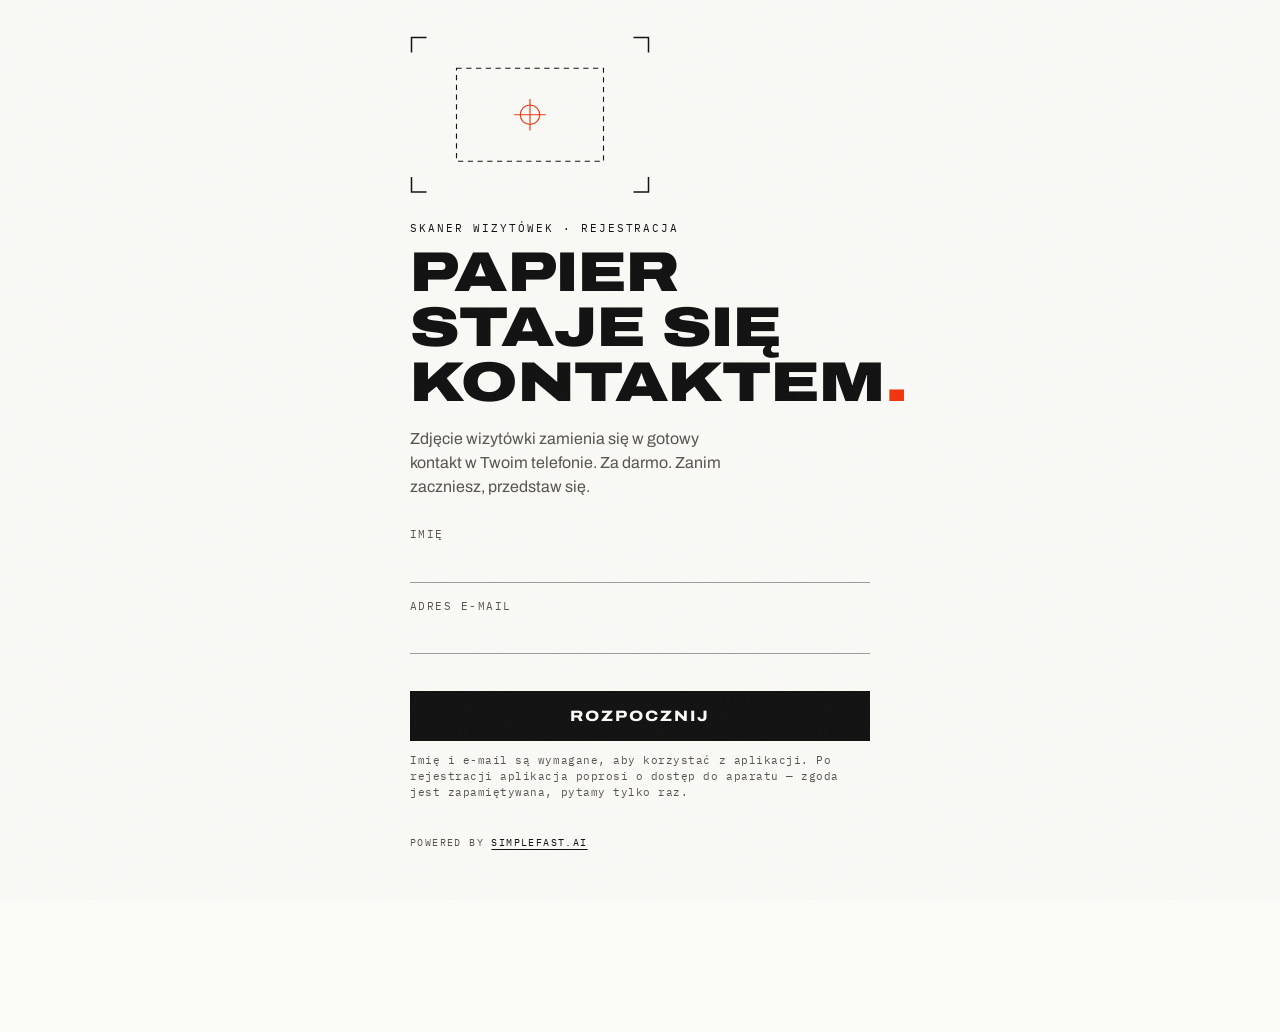
<file: index.html>
<!doctype html>
<html lang="pl">
<head>
<meta charset="utf-8">
<meta name="viewport" content="width=device-width, initial-scale=1, viewport-fit=cover">
<meta name="color-scheme" content="light">
<meta name="theme-color" content="#FAFAF7">
<title>Skaner Wizytówek</title>
<link rel="manifest" href="manifest.webmanifest">
<link rel="icon" href="logo.svg" type="image/svg+xml">
<link rel="icon" href="icons/icon-192.png" type="image/png">
<link rel="apple-touch-icon" href="icons/apple-touch-icon.png">
<link rel="preload" href="fonts/archivo-100_900-latin.woff2" as="font" type="font/woff2" crossorigin>
<link rel="preload" href="fonts/ibmplexmono-400-latin.woff2" as="font" type="font/woff2" crossorigin>
<link rel="stylesheet" href="fonts.css">
<link rel="stylesheet" href="style.css">
</head>
<body>

<!-- ================= BRAMKA: REJESTRACJA UŻYTKOWNIKA ================= -->
<section id="viewGate" class="gate hidden" aria-label="Rejestracja">
  <div class="gate-inner">
    <svg class="viewfinder pulse" viewBox="0 0 320 210" aria-hidden="true">
      <path d="M2 22 V2 H22 M298 2 H318 V22 M318 188 V208 H298 M22 208 H2 V188" fill="none" stroke="#101010" stroke-width="2"/>
      <rect x="62" y="43" width="196" height="124" fill="none" stroke="#101010" stroke-width="1.5" stroke-dasharray="7 6"/>
      <circle cx="160" cy="105" r="13" fill="none" stroke="#F2330D" stroke-width="1.5"/>
      <path d="M160 84 V126 M139 105 H181" stroke="#F2330D" stroke-width="1.5"/>
    </svg>

    <p class="kicker">Skaner wizytówek · rejestracja</p>
    <h1 class="gate-title">Papier<br>staje się<br>kontaktem<span class="dot">.</span></h1>
    <p class="gate-sub">Zdjęcie wizytówki zamienia się w gotowy kontakt w Twoim telefonie. Za darmo. Zanim zaczniesz, przedstaw się.</p>

    <form id="gateForm" novalidate>
      <label>Imię
        <input name="imie" autocomplete="given-name" required>
      </label>
      <label>Adres e-mail
        <input name="email" type="email" autocomplete="email" inputmode="email" required>
      </label>
      <p id="gateError" class="field-error" role="alert"></p>
      <button type="submit" class="btn-bar">Rozpocznij</button>
      <p class="footnote">Imię i e-mail są wymagane, aby korzystać z aplikacji. Po rejestracji aplikacja
      poprosi o dostęp do aparatu — zgoda jest zapamiętywana, pytamy tylko raz.</p>
    </form>

    <p class="powered">Powered by <a href="https://simplefast.ai" target="_blank" rel="noopener">SimpleFast.AI</a></p>
  </div>
</section>

<!-- ================= APLIKACJA ================= -->
<div id="viewApp" class="hidden">

  <header class="masthead">
    <div class="mast-row">
      <h1 class="mast-title">Kontakty</h1>
      <button id="btnSettings" class="btn-icon" title="Ustawienia" aria-label="Ustawienia">
        <svg viewBox="0 0 24 24" fill="none" stroke="currentColor" stroke-width="1.7" aria-hidden="true">
          <path d="M4 7h10M18 7h2M4 12h4M12 12h8M4 17h13M20 17h0"/>
          <circle cx="16" cy="7" r="2"/><circle cx="10" cy="12" r="2"/><circle cx="18.5" cy="17" r="2"/>
        </svg>
      </button>
    </div>
    <p class="mast-metrics"><span id="contactCount">N° 000</span> pozycji · <span id="userLabel"></span></p>
    <div class="rule-double" aria-hidden="true"></div>
    <button id="btnInstallBanner" class="btn-text install-banner hidden">Zainstaluj aplikację na telefonie ↓</button>
  </header>

  <main>
    <section id="viewList" aria-label="Lista kontaktów">
      <div class="search-row">
        <svg viewBox="0 0 24 24" fill="none" stroke="currentColor" stroke-width="1.7" aria-hidden="true">
          <circle cx="11" cy="11" r="7"/><path d="M21 21l-4.5-4.5"/>
        </svg>
        <input id="search" type="search" placeholder="Szukaj: nazwisko, firma, notatka, telefon" autocomplete="off">
      </div>

      <div class="export-row">
        <button id="btnExportCsv" class="btn-text">Eksport CSV ↓</button>
        <span class="sep" aria-hidden="true">/</span>
        <button id="btnExportVcfAll" class="btn-text">Wszystkie .vcf ↓</button>
      </div>

      <div id="emptyState" class="empty hidden">
        <svg class="viewfinder pulse" viewBox="0 0 320 210" aria-hidden="true">
          <path d="M2 22 V2 H22 M298 2 H318 V22 M318 188 V208 H298 M22 208 H2 V188" fill="none" stroke="#101010" stroke-width="2"/>
          <rect x="62" y="43" width="196" height="124" fill="none" stroke="#101010" stroke-width="1.5" stroke-dasharray="7 6"/>
          <circle cx="160" cy="105" r="13" fill="none" stroke="#F2330D" stroke-width="1.5"/>
          <path d="M160 84 V126 M139 105 H181" stroke="#F2330D" stroke-width="1.5"/>
        </svg>
        <h2 class="empty-title">Kartoteka jest pusta</h2>
        <p class="empty-sub">Wyceluj w pierwszą wizytówkę, a dane wpiszą się same.</p>
        <p class="empty-cue">↓ Skanuj wizytówkę</p>
      </div>

      <ol id="contactList" class="rows"></ol>

      <p class="powered">Powered by <a href="https://simplefast.ai" target="_blank" rel="noopener">SimpleFast.AI</a></p>
    </section>
  </main>

  <!-- BELKA SKANUJ -->
  <button id="scanBar" class="scanbar" type="button">
    <span class="scanline" aria-hidden="true"></span>
    <svg viewBox="0 0 24 24" fill="none" stroke="currentColor" stroke-width="1.7" aria-hidden="true">
      <path d="M4 8V6a2 2 0 0 1 2-2h2M16 4h2a2 2 0 0 1 2 2v2M20 16v2a2 2 0 0 1-2 2h-2M8 20H6a2 2 0 0 1-2-2v-2"/>
      <circle cx="12" cy="12" r="3.5"/>
    </svg>
    <span id="scanLabel">Skanuj wizytówkę</span>
  </button>
  <input id="fileInput" type="file" accept="image/*" capture="environment" hidden>

</div>

<!-- MODAL: SKANER (aparat na żywo) -->
<div id="modalScanner" class="modal scanner hidden" role="dialog" aria-modal="true">
  <div class="scanner-stage">
    <video id="camVideo" autoplay playsinline muted></video>
    <div class="scan-guide" aria-hidden="true"></div>
    <div class="scanner-top">
      <p class="scanner-hint">Ustaw wizytówkę w ramce</p>
      <button id="btnScanClose" class="btn-icon light" aria-label="Zamknij">
        <svg viewBox="0 0 24 24" fill="none" stroke="currentColor" stroke-width="1.7"><path d="M6 6l12 12M18 6L6 18"/></svg>
      </button>
    </div>
    <div class="scanner-controls">
      <button id="btnGallery" class="btn-text light">Z galerii</button>
      <button id="btnShutter" aria-label="Zrób zdjęcie"></button>
      <span class="scanner-spacer" aria-hidden="true"></span>
    </div>
  </div>
</div>

<!-- MODAL: przetwarzanie -->
<div id="modalBusy" class="modal hidden" role="dialog" aria-modal="true">
  <div class="sheet sheet-busy">
    <div class="busy-strip" aria-hidden="true"></div>
    <p id="busyText" class="busy-label">Odczyt danych…</p>
  </div>
</div>

<!-- MODAL: korekta / edycja -->
<div id="modalEdit" class="modal hidden" role="dialog" aria-modal="true">
  <div class="sheet">
    <div class="sheet-head">
      <div>
        <h2 id="editTitle" class="sheet-title">Korekta</h2>
        <p class="sheet-sub">Sprawdź dane przed zapisem</p>
      </div>
      <button class="btn-icon" data-close="modalEdit" aria-label="Zamknij">
        <svg viewBox="0 0 24 24" fill="none" stroke="currentColor" stroke-width="1.7"><path d="M6 6l12 12M18 6L6 18"/></svg>
      </button>
    </div>
    <img id="editPhoto" class="edit-photo hidden" alt="Zdjęcie wizytówki">
    <form id="editForm" autocomplete="off">
      <fieldset>
        <legend>01 · Osoba</legend>
        <div class="grid2">
          <label>Imię <input name="imie"></label>
          <label>Nazwisko <input name="nazwisko"></label>
        </div>
        <label>Stanowisko <input name="stanowisko"></label>
      </fieldset>
      <fieldset>
        <legend>02 · Firma</legend>
        <label>Nazwa firmy <input name="firma"></label>
        <label>NIP <input name="nip" inputmode="numeric"></label>
      </fieldset>
      <fieldset>
        <legend>03 · Kontakt</legend>
        <label>Telefony (każdy w nowej linii) <textarea name="telefony" rows="2"></textarea></label>
        <label>E-maile (każdy w nowej linii) <textarea name="emaile" rows="2"></textarea></label>
        <label>Strony WWW <textarea name="www" rows="1"></textarea></label>
        <label>Ulica i numer <input name="ulica"></label>
        <div class="grid2">
          <label>Kod pocztowy <input name="kod_pocztowy"></label>
          <label>Miasto <input name="miasto"></label>
        </div>
        <label>Kraj <input name="kraj"></label>
      </fieldset>
      <fieldset>
        <legend>04 · Notatki</legend>
        <label>Notatki <textarea name="notatki" rows="2"></textarea></label>
      </fieldset>
      <div class="sheet-actions">
        <button type="button" class="btn-text" data-close="modalEdit">Anuluj</button>
        <button type="submit" class="btn-bar">Zapisz kontakt</button>
      </div>
    </form>
  </div>
</div>

<!-- MODAL: ustawienia -->
<div id="modalSettings" class="modal hidden" role="dialog" aria-modal="true">
  <div class="sheet">
    <div class="sheet-head">
      <div>
        <h2 class="sheet-title">Ustawienia</h2>
        <p class="sheet-sub">Konto i aplikacja</p>
      </div>
      <button class="btn-icon" data-close="modalSettings" aria-label="Zamknij">
        <svg viewBox="0 0 24 24" fill="none" stroke="currentColor" stroke-width="1.7"><path d="M6 6l12 12M18 6L6 18"/></svg>
      </button>
    </div>
    <fieldset>
      <legend>Użytkownik</legend>
      <p class="user-line"><span id="settingsUser"></span>
        <button type="button" id="btnLogout" class="btn-text danger">Wyloguj</button>
      </p>
    </fieldset>
    <fieldset>
      <legend>Aplikacja</legend>
      <button type="button" id="btnInstall" class="btn-bar">Zainstaluj na telefonie</button>
      <p class="footnote">Aplikacja zainstaluje się z ikoną na ekranie głównym i będzie działać jak zwykła apka.</p>
      <button type="button" id="btnTestConn" class="btn-text">Testuj połączenie z serwerem</button>
      <p id="connStatus" class="footnote"></p>
    </fieldset>
    <p class="powered">Powered by <a href="https://simplefast.ai" target="_blank" rel="noopener">SimpleFast.AI</a></p>
  </div>
</div>

<!-- MODAL: instrukcja instalacji (iPhone / gdy brak automatycznej) -->
<div id="modalInstall" class="modal hidden" role="dialog" aria-modal="true">
  <div class="sheet">
    <div class="sheet-head">
      <div>
        <h2 class="sheet-title">Instalacja</h2>
        <p class="sheet-sub">Dodaj aplikację do ekranu głównego</p>
      </div>
      <button class="btn-icon" data-close="modalInstall" aria-label="Zamknij">
        <svg viewBox="0 0 24 24" fill="none" stroke="currentColor" stroke-width="1.7"><path d="M6 6l12 12M18 6L6 18"/></svg>
      </button>
    </div>
    <ol class="install-steps" id="installStepsIos">
      <li>Na dole Safari kliknij przycisk <strong>Udostępnij</strong> (kwadrat ze strzałką w górę).</li>
      <li>Przewiń listę i wybierz <strong>„Do ekranu początkowego"</strong>.</li>
      <li>Potwierdź przyciskiem <strong>Dodaj</strong> — ikona pojawi się na ekranie głównym.</li>
    </ol>
    <ol class="install-steps hidden" id="installStepsAndroid">
      <li>Kliknij <strong>menu ⋮</strong> w prawym górnym rogu przeglądarki.</li>
      <li>Wybierz <strong>„Dodaj do ekranu głównego"</strong> / <strong>„Zainstaluj aplikację"</strong>.</li>
      <li>Potwierdź — ikona pojawi się na ekranie głównym.</li>
    </ol>
  </div>
</div>

<div id="toast" class="toast hidden"></div>

<script src="app.js"></script>
</body>
</html>
</file>
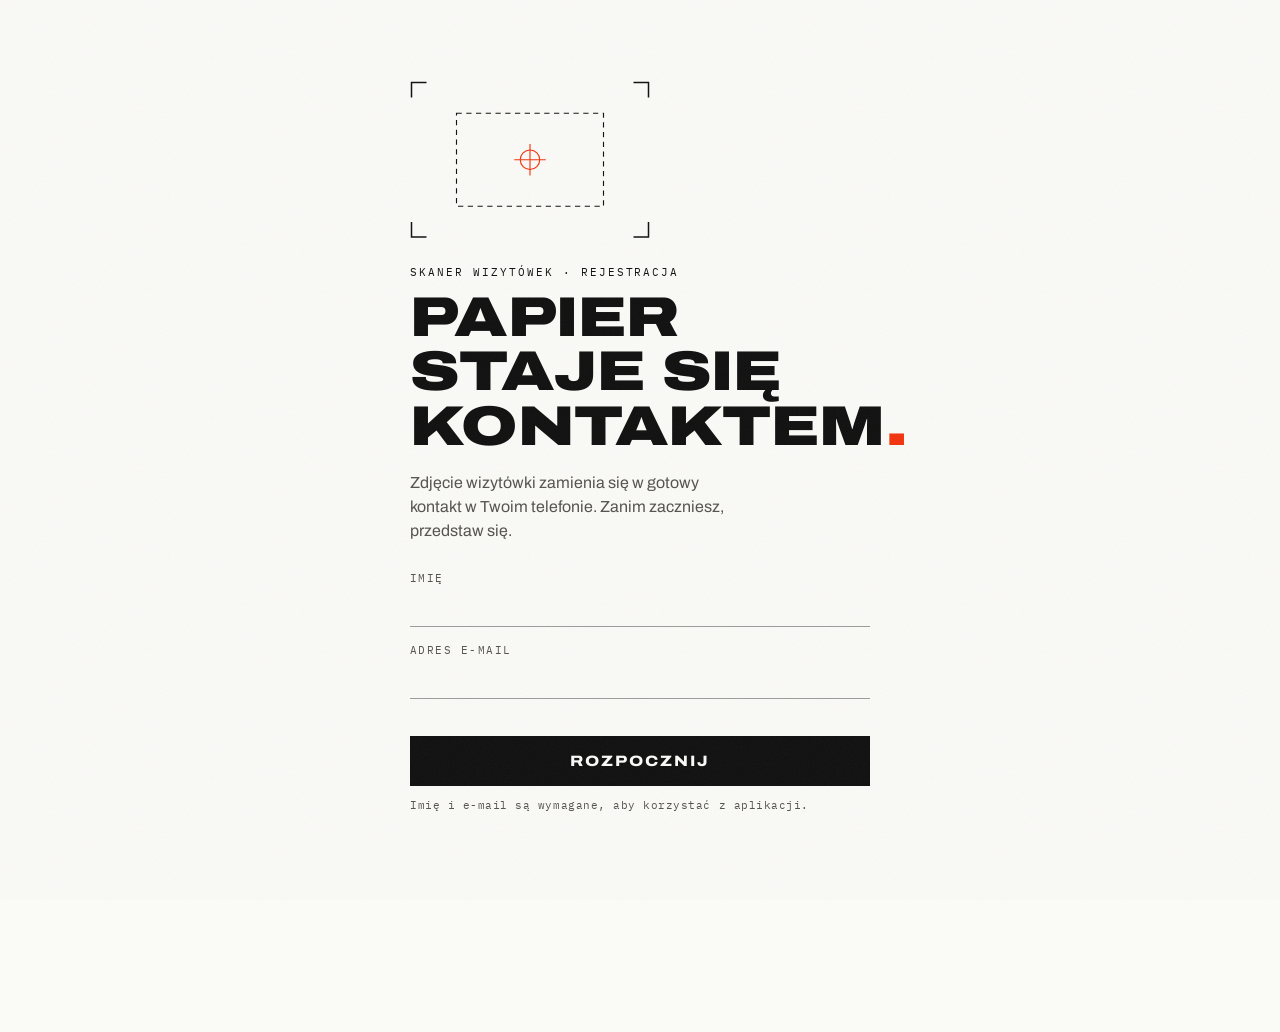
<file: app/index.html>
<!doctype html>
<html lang="pl">
<head>
<meta charset="utf-8">
<meta name="viewport" content="width=device-width, initial-scale=1, viewport-fit=cover">
<meta name="color-scheme" content="light">
<meta name="theme-color" content="#FAFAF7">
<title>Skaner Wizytówek</title>
<link rel="manifest" href="manifest.webmanifest">
<link rel="icon" href="logo.svg" type="image/svg+xml">
<link rel="icon" href="icons/icon-192.png" type="image/png">
<link rel="apple-touch-icon" href="icons/apple-touch-icon.png">
<link rel="preload" href="fonts/archivo-100_900-latin.woff2" as="font" type="font/woff2" crossorigin>
<link rel="preload" href="fonts/ibmplexmono-400-latin.woff2" as="font" type="font/woff2" crossorigin>
<link rel="stylesheet" href="fonts.css">
<link rel="stylesheet" href="style.css">
</head>
<body>

<!-- ================= BRAMKA: REJESTRACJA UŻYTKOWNIKA ================= -->
<section id="viewGate" class="gate hidden" aria-label="Rejestracja">
  <div class="gate-inner">
    <svg class="viewfinder pulse" viewBox="0 0 320 210" aria-hidden="true">
      <!-- crop marks w rogach -->
      <path d="M2 22 V2 H22 M298 2 H318 V22 M318 188 V208 H298 M22 208 H2 V188" fill="none" stroke="#101010" stroke-width="2"/>
      <!-- zarys wizytówki ISO 85.6:54 -->
      <rect x="62" y="43" width="196" height="124" fill="none" stroke="#101010" stroke-width="1.5" stroke-dasharray="7 6"/>
      <!-- paser (registration mark) -->
      <circle cx="160" cy="105" r="13" fill="none" stroke="#F2330D" stroke-width="1.5"/>
      <path d="M160 84 V126 M139 105 H181" stroke="#F2330D" stroke-width="1.5"/>
    </svg>

    <p class="kicker">Skaner wizytówek · rejestracja</p>
    <h1 class="gate-title">Papier<br>staje się<br>kontaktem<span class="dot">.</span></h1>
    <p class="gate-sub">Zdjęcie wizytówki zamienia się w gotowy kontakt w Twoim telefonie. Zanim zaczniesz, przedstaw się.</p>

    <form id="gateForm" novalidate>
      <label>Imię
        <input name="imie" autocomplete="given-name" required>
      </label>
      <label>Adres e-mail
        <input name="email" type="email" autocomplete="email" inputmode="email" required>
      </label>
      <p id="gateError" class="field-error" role="alert"></p>
      <button type="submit" class="btn-bar">Rozpocznij</button>
      <p class="footnote">Imię i e-mail są wymagane, aby korzystać z aplikacji.</p>
    </form>
  </div>
</section>

<!-- ================= APLIKACJA ================= -->
<div id="viewApp" class="hidden">

  <header class="masthead">
    <div class="mast-row">
      <h1 class="mast-title">Kontakty</h1>
      <button id="btnSettings" class="btn-icon" title="Ustawienia" aria-label="Ustawienia">
        <svg viewBox="0 0 24 24" fill="none" stroke="currentColor" stroke-width="1.7" aria-hidden="true">
          <path d="M4 7h10M18 7h2M4 12h4M12 12h8M4 17h13M20 17h0"/>
          <circle cx="16" cy="7" r="2"/><circle cx="10" cy="12" r="2"/><circle cx="18.5" cy="17" r="2"/>
        </svg>
      </button>
    </div>
    <p class="mast-metrics"><span id="contactCount">N° 000</span> pozycji · <span id="userLabel"></span></p>
    <div class="rule-double" aria-hidden="true"></div>
  </header>

  <main>
    <section id="viewList" aria-label="Lista kontaktów">
      <div class="search-row">
        <svg viewBox="0 0 24 24" fill="none" stroke="currentColor" stroke-width="1.7" aria-hidden="true">
          <circle cx="11" cy="11" r="7"/><path d="M21 21l-4.5-4.5"/>
        </svg>
        <input id="search" type="search" placeholder="Szukaj: nazwisko, firma, telefon" autocomplete="off">
      </div>

      <div class="export-row">
        <button id="btnExportCsv" class="btn-text">Eksport CSV ↓</button>
        <span class="sep" aria-hidden="true">/</span>
        <button id="btnExportVcfAll" class="btn-text">Wszystkie .vcf ↓</button>
      </div>

      <div id="emptyState" class="empty hidden">
        <svg class="viewfinder pulse" viewBox="0 0 320 210" aria-hidden="true">
          <path d="M2 22 V2 H22 M298 2 H318 V22 M318 188 V208 H298 M22 208 H2 V188" fill="none" stroke="#101010" stroke-width="2"/>
          <rect x="62" y="43" width="196" height="124" fill="none" stroke="#101010" stroke-width="1.5" stroke-dasharray="7 6"/>
          <circle cx="160" cy="105" r="13" fill="none" stroke="#F2330D" stroke-width="1.5"/>
          <path d="M160 84 V126 M139 105 H181" stroke="#F2330D" stroke-width="1.5"/>
        </svg>
        <h2 class="empty-title">Kartoteka jest pusta</h2>
        <p class="empty-sub">Zrób zdjęcie pierwszej wizytówki, a dane wpiszą się same.</p>
        <p class="empty-cue">↓ Skanuj wizytówkę</p>
      </div>

      <ol id="contactList" class="rows"></ol>
    </section>
  </main>

  <!-- BELKA SKANUJ -->
  <label id="scanBar" class="scanbar" for="fileInput">
    <span class="scanline" aria-hidden="true"></span>
    <svg viewBox="0 0 24 24" fill="none" stroke="currentColor" stroke-width="1.7" aria-hidden="true">
      <path d="M4 8V6a2 2 0 0 1 2-2h2M16 4h2a2 2 0 0 1 2 2v2M20 16v2a2 2 0 0 1-2 2h-2M8 20H6a2 2 0 0 1-2-2v-2"/>
      <circle cx="12" cy="12" r="3.5"/>
    </svg>
    <span id="scanLabel">Skanuj wizytówkę</span>
  </label>
  <input id="fileInput" type="file" accept="image/*" capture="environment" hidden>

</div>

<!-- MODAL: przetwarzanie -->
<div id="modalBusy" class="modal hidden" role="dialog" aria-modal="true">
  <div class="sheet sheet-busy">
    <div class="busy-strip" aria-hidden="true"></div>
    <p id="busyText" class="busy-label">Odczyt danych…</p>
  </div>
</div>

<!-- MODAL: korekta / edycja -->
<div id="modalEdit" class="modal hidden" role="dialog" aria-modal="true">
  <div class="sheet">
    <div class="sheet-head">
      <div>
        <h2 id="editTitle" class="sheet-title">Korekta</h2>
        <p class="sheet-sub">Sprawdź dane przed zapisem</p>
      </div>
      <button class="btn-icon" data-close="modalEdit" aria-label="Zamknij">
        <svg viewBox="0 0 24 24" fill="none" stroke="currentColor" stroke-width="1.7"><path d="M6 6l12 12M18 6L6 18"/></svg>
      </button>
    </div>
    <img id="editPhoto" class="edit-photo hidden" alt="Zdjęcie wizytówki">
    <form id="editForm" autocomplete="off">
      <fieldset>
        <legend>01 · Osoba</legend>
        <div class="grid2">
          <label>Imię <input name="imie"></label>
          <label>Nazwisko <input name="nazwisko"></label>
        </div>
        <label>Stanowisko <input name="stanowisko"></label>
      </fieldset>
      <fieldset>
        <legend>02 · Firma</legend>
        <label>Nazwa firmy <input name="firma"></label>
        <label>NIP <input name="nip" inputmode="numeric"></label>
      </fieldset>
      <fieldset>
        <legend>03 · Kontakt</legend>
        <label>Telefony (każdy w nowej linii) <textarea name="telefony" rows="2"></textarea></label>
        <label>E-maile (każdy w nowej linii) <textarea name="emaile" rows="2"></textarea></label>
        <label>Strony WWW <textarea name="www" rows="1"></textarea></label>
        <label>Ulica i numer <input name="ulica"></label>
        <div class="grid2">
          <label>Kod pocztowy <input name="kod_pocztowy"></label>
          <label>Miasto <input name="miasto"></label>
        </div>
        <label>Kraj <input name="kraj"></label>
      </fieldset>
      <fieldset>
        <legend>04 · Notatki</legend>
        <label>Notatki <textarea name="notatki" rows="2"></textarea></label>
      </fieldset>
      <div class="sheet-actions">
        <button type="button" class="btn-text" data-close="modalEdit">Anuluj</button>
        <button type="submit" class="btn-bar">Zapisz kontakt</button>
      </div>
    </form>
  </div>
</div>

<!-- MODAL: ustawienia -->
<div id="modalSettings" class="modal hidden" role="dialog" aria-modal="true">
  <div class="sheet">
    <div class="sheet-head">
      <div>
        <h2 class="sheet-title">Ustawienia</h2>
        <p class="sheet-sub">Silnik odczytu i konto</p>
      </div>
      <button class="btn-icon" data-close="modalSettings" aria-label="Zamknij">
        <svg viewBox="0 0 24 24" fill="none" stroke="currentColor" stroke-width="1.7"><path d="M6 6l12 12M18 6L6 18"/></svg>
      </button>
    </div>
    <form id="settingsForm">
      <fieldset>
        <legend>Użytkownik</legend>
        <p class="user-line"><span id="settingsUser"></span>
          <button type="button" id="btnLogout" class="btn-text danger">Wyloguj</button>
        </p>
      </fieldset>
      <fieldset>
        <legend>Silnik odczytu</legend>
        <label>Tryb
          <select name="mode">
            <option value="proxy">Serwer aplikacji (zalecany, klucz na serwerze)</option>
            <option value="direct">Własny klucz API w tej przeglądarce</option>
          </select>
        </label>
        <div id="rowPin">
          <label>PIN dostępu (jeśli serwer go wymaga) <input name="pin" type="password" placeholder="opcjonalny"></label>
        </div>
        <div id="rowKey" class="hidden">
          <label>Klucz API Anthropic <input name="apiKey" type="password" placeholder="sk-ant-…"></label>
          <p class="footnote warn">Klucz zapisuje się tylko w tej przeglądarce. Używaj wyłącznie osobistego klucza z limitem wydatków.</p>
        </div>
        <label>Model
          <select name="model">
            <option value="claude-opus-4-8">Claude Opus 4.8 · najdokładniejszy · ~8 gr/skan</option>
            <option value="claude-sonnet-5">Claude Sonnet 5 · szybki · ~4 gr/skan</option>
            <option value="claude-haiku-4-5">Claude Haiku 4.5 · najtańszy · ~2 gr/skan</option>
          </select>
        </label>
      </fieldset>
      <div class="sheet-actions">
        <button type="button" id="btnTestConn" class="btn-text">Testuj połączenie</button>
        <button type="submit" class="btn-bar">Zapisz</button>
      </div>
      <p id="connStatus" class="footnote"></p>
    </form>
  </div>
</div>

<div id="toast" class="toast hidden"></div>

<script src="app.js"></script>
</body>
</html>
</file>
<file: fonts.css>
/* Fonty self-hostowane (Google Fonts, licencja OFL). Wygenerowane automatycznie. */
/* latin-ext */
@font-face {
  font-family: 'Archivo';
  font-style: normal;
  font-weight: 100 900;
  font-stretch: 62% 125%;
  font-display: swap;
  src: url(fonts/archivo-100_900-latin-ext.woff2) format('woff2');
  unicode-range: U+0100-02BA, U+02BD-02C5, U+02C7-02CC, U+02CE-02D7, U+02DD-02FF, U+0304, U+0308, U+0329, U+1D00-1DBF, U+1E00-1E9F, U+1EF2-1EFF, U+2020, U+20A0-20AB, U+20AD-20C0, U+2113, U+2C60-2C7F, U+A720-A7FF;
}
/* latin */
@font-face {
  font-family: 'Archivo';
  font-style: normal;
  font-weight: 100 900;
  font-stretch: 62% 125%;
  font-display: swap;
  src: url(fonts/archivo-100_900-latin.woff2) format('woff2');
  unicode-range: U+0000-00FF, U+0131, U+0152-0153, U+02BB-02BC, U+02C6, U+02DA, U+02DC, U+0304, U+0308, U+0329, U+2000-206F, U+20AC, U+2122, U+2191, U+2193, U+2212, U+2215, U+FEFF, U+FFFD;
}
/* latin-ext */
@font-face {
  font-family: 'IBM Plex Mono';
  font-style: normal;
  font-weight: 400;
  font-display: swap;
  src: url(fonts/ibmplexmono-400-latin-ext.woff2) format('woff2');
  unicode-range: U+0100-02BA, U+02BD-02C5, U+02C7-02CC, U+02CE-02D7, U+02DD-02FF, U+0304, U+0308, U+0329, U+1D00-1DBF, U+1E00-1E9F, U+1EF2-1EFF, U+2020, U+20A0-20AB, U+20AD-20C0, U+2113, U+2C60-2C7F, U+A720-A7FF;
}
/* latin */
@font-face {
  font-family: 'IBM Plex Mono';
  font-style: normal;
  font-weight: 400;
  font-display: swap;
  src: url(fonts/ibmplexmono-400-latin.woff2) format('woff2');
  unicode-range: U+0000-00FF, U+0131, U+0152-0153, U+02BB-02BC, U+02C6, U+02DA, U+02DC, U+0304, U+0308, U+0329, U+2000-206F, U+20AC, U+2122, U+2191, U+2193, U+2212, U+2215, U+FEFF, U+FFFD;
}
/* latin-ext */
@font-face {
  font-family: 'IBM Plex Mono';
  font-style: normal;
  font-weight: 500;
  font-display: swap;
  src: url(fonts/ibmplexmono-500-latin-ext.woff2) format('woff2');
  unicode-range: U+0100-02BA, U+02BD-02C5, U+02C7-02CC, U+02CE-02D7, U+02DD-02FF, U+0304, U+0308, U+0329, U+1D00-1DBF, U+1E00-1E9F, U+1EF2-1EFF, U+2020, U+20A0-20AB, U+20AD-20C0, U+2113, U+2C60-2C7F, U+A720-A7FF;
}
/* latin */
@font-face {
  font-family: 'IBM Plex Mono';
  font-style: normal;
  font-weight: 500;
  font-display: swap;
  src: url(fonts/ibmplexmono-500-latin.woff2) format('woff2');
  unicode-range: U+0000-00FF, U+0131, U+0152-0153, U+02BB-02BC, U+02C6, U+02DA, U+02DC, U+0304, U+0308, U+0329, U+2000-206F, U+20AC, U+2122, U+2191, U+2193, U+2212, U+2215, U+FEFF, U+FFFD;
}
</file>
<file: style.css>
/* ============================================================
   SKANER WIZYTÓWEK — kierunek "AKCYDENS"
   Szwajcarska precyzja arkusza drukarskiego: papierowa biel,
   czarny tusz, jedna sygnałowa czerwień vermilion.

   KONTRAKT CZERWIENI (WCAG): #F2330D wolno używać WYŁĄCZNIE do
   elementów graficznych i napisów >= 18 px bold. Każdy drobny
   czerwony tekst używa ciemnego #C7280A. Nie łamać.
   ============================================================ */

:root {
  color-scheme: light;
  --paper: #FAFAF7;   /* tło arkusza */
  --sheet: #FFFFFF;   /* modale, karty */
  --ink: #101010;     /* tusz: tekst, linie, belka */
  --ink-2: #55534E;   /* tusz rozcieńczony: metadane, placeholdery */
  --hair: rgba(16, 16, 16, 0.18);  /* separatory listy */
  --verm: #F2330D;      /* akcent graficzny */
  --verm-dark: #C7280A; /* czerwony tekst drobny */
  --ease-sheet: cubic-bezier(0.22, 1, 0.36, 1);
}

* { box-sizing: border-box; }
html, body { margin: 0; padding: 0; }

body {
  background: var(--paper);
  color: var(--ink);
  font-family: 'Archivo', system-ui, sans-serif;
  font-weight: 400;
  font-size: 16px;
  line-height: 1.5;
  min-height: 100dvh;
  padding-bottom: 132px;
  -webkit-font-smoothing: antialiased;
}

/* Ziarno papieru — jeden fixed pseudo-element, nigdy na kartach */
body::after {
  content: '';
  position: fixed; inset: 0;
  pointer-events: none; z-index: 200;
  opacity: 0.05;
  background-image: url("data:image/svg+xml,%3Csvg xmlns='http://www.w3.org/2000/svg' width='180' height='180'%3E%3Cfilter id='n'%3E%3CfeTurbulence type='fractalNoise' baseFrequency='0.85' numOctaves='2'/%3E%3C/filter%3E%3Crect width='180' height='180' filter='url(%23n)'/%3E%3C/svg%3E");
}

/* ---------- Typografia narzędziowa ---------- */
.kicker, .mast-metrics, .export-row, .footnote, .empty-cue,
.rows .row-no, .rows .row-data, legend, label, .busy-label, .toast, .user-line {
  font-family: 'IBM Plex Mono', monospace;
}

.kicker {
  font-size: 11px; letter-spacing: 0.18em; text-transform: uppercase;
  color: var(--ink); margin: 0 0 10px;
}

h1, h2 { margin: 0; }

/* ---------- Masthead ---------- */
.masthead {
  padding: calc(18px + env(safe-area-inset-top)) 20px 0;
  max-width: 680px; margin: 0 auto;
}
.mast-row { display: flex; align-items: baseline; justify-content: space-between; }
.mast-title {
  font-weight: 900; font-stretch: 125%;
  text-transform: uppercase; letter-spacing: 0.015em;
  font-size: clamp(34px, 9vw, 46px); line-height: 1.02;
}
.mast-metrics {
  margin: 8px 0 12px;
  font-size: 11px; letter-spacing: 0.1em; text-transform: uppercase;
  color: var(--ink-2);
}
.mast-metrics #contactCount { color: var(--ink); }

.rule-double { border-top: 1px solid var(--ink); position: relative; }
.rule-double::after {
  content: ''; position: absolute; left: 0; right: 0; top: 3px;
  border-top: 1px solid var(--ink);
}

main { max-width: 680px; margin: 0 auto; padding: 0 20px; }

/* ---------- Wyszukiwarka ---------- */
.search-row {
  display: flex; align-items: center; gap: 10px;
  padding: 18px 0 10px; position: relative;
}
.search-row svg { width: 19px; height: 19px; flex: none; color: var(--ink); }
.search-row input {
  flex: 1; border: 0; background: transparent; outline: none;
  font: 500 16px 'Archivo', sans-serif; color: var(--ink);
  padding: 4px 0;
}
.search-row input::placeholder { color: var(--ink-2); font-weight: 400; }
.search-row::after {
  content: ''; position: absolute; left: 0; right: 0; bottom: 0;
  border-bottom: 1px solid var(--ink);
  transition: border-color .15s;
}
.search-row:focus-within::after { border-bottom: 2px solid var(--verm); }

/* ---------- Eksporty ---------- */
.export-row {
  display: flex; align-items: center; gap: 12px;
  padding: 12px 0 4px;
  font-size: 11px; letter-spacing: 0.12em; text-transform: uppercase;
}
.export-row .sep { color: var(--ink-2); }

.btn-text {
  border: 0; background: none; padding: 4px 0; cursor: pointer;
  font: 500 11px 'IBM Plex Mono', monospace;
  letter-spacing: 0.12em; text-transform: uppercase;
  color: var(--ink);
  text-decoration: underline; text-underline-offset: 4px; text-decoration-thickness: 1px;
}
.btn-text:hover { text-decoration-thickness: 2px; }
.btn-text.danger { color: var(--verm-dark); }

.btn-icon {
  border: 1px solid var(--ink); background: transparent; color: var(--ink);
  width: 40px; height: 40px; cursor: pointer; padding: 9px;
  display: inline-flex; align-items: center; justify-content: center;
  transition: background .12s, color .12s;
}
.btn-icon:hover { background: var(--ink); color: var(--paper); }
.btn-icon svg { width: 100%; height: 100%; }

/* ---------- Lista kontaktów ---------- */
.rows { list-style: none; margin: 6px 0 0; padding: 0; }
.row {
  display: grid;
  grid-template-columns: auto auto 1fr;
  grid-template-areas: "no thumb body" "no thumb actions";
  column-gap: 14px; row-gap: 8px;
  min-height: 72px; padding: 16px 0;
  border-bottom: 1px solid var(--hair);
  animation: row-in .24s var(--ease-sheet) both;
}
.row:nth-child(1) { animation-delay: 0ms; }
.row:nth-child(2) { animation-delay: 40ms; }
.row:nth-child(3) { animation-delay: 80ms; }
.row:nth-child(4) { animation-delay: 120ms; }
.row:nth-child(5) { animation-delay: 160ms; }
.row:nth-child(n+6) { animation-delay: 200ms; }
@keyframes row-in { from { opacity: 0; transform: translateY(10px); } to { opacity: 1; transform: none; } }

.row-no {
  grid-area: no; align-self: start;
  font-size: 10px; letter-spacing: 0.08em; color: var(--ink-2);
  padding-top: 3px; font-variant-numeric: tabular-nums;
}
.row-thumb {
  grid-area: thumb;
  width: 64px; height: 41px; object-fit: cover;
  background: var(--sheet);
  border: 1px solid var(--ink); padding: 3px; /* passe-partout */
}
.row-thumb.placeholder {
  display: flex; align-items: center; justify-content: center;
}
.row-thumb.placeholder svg { width: 22px; height: 22px; color: var(--ink-2); }
.row-body { grid-area: body; min-width: 0; }
.row-name {
  font-weight: 600; font-size: 17px; line-height: 1.25;
  overflow-wrap: anywhere;
}
.row-meta { color: var(--ink-2); font-size: 13.5px; overflow-wrap: anywhere; }
.row-data {
  color: var(--ink-2); font-size: 11px; letter-spacing: 0.02em;
  margin-top: 2px; overflow-wrap: anywhere;
}
.row-note {
  margin-top: 6px; padding-left: 9px;
  border-left: 2px solid var(--verm);
  font-size: 13px; line-height: 1.4; color: var(--ink);
  overflow-wrap: anywhere;
  display: -webkit-box; -webkit-line-clamp: 3; -webkit-box-orient: vertical; overflow: hidden;
}
.row-actions { grid-area: actions; display: flex; align-items: center; gap: 16px; }

.btn-chip {
  border: 1px solid var(--ink); background: var(--ink); color: var(--paper);
  font: 600 10.5px 'IBM Plex Mono', monospace;
  letter-spacing: 0.1em; text-transform: uppercase;
  padding: 7px 12px; cursor: pointer;
  transition: background .12s, color .12s;
}
.btn-chip:hover { background: transparent; color: var(--ink); }
.btn-chip:active { transform: translateY(1px); }

/* ---------- Stan pusty ---------- */
.empty { text-align: center; padding: 42px 10px 20px; }
.viewfinder { width: min(300px, 82vw); display: block; margin: 0 auto 8px; }
.pulse { animation: vf-pulse 2s ease-in-out infinite; }
@keyframes vf-pulse { 0%, 100% { transform: scale(1); } 50% { transform: scale(1.02); } }
.empty-title {
  font-weight: 900; font-stretch: 125%; text-transform: uppercase;
  font-size: clamp(21px, 6vw, 26px); letter-spacing: 0.01em; margin: 10px 0 6px;
}
.empty-sub { color: var(--ink-2); margin: 0 auto; max-width: 300px; }
.empty-cue {
  margin-top: 22px; font-size: 11px; letter-spacing: 0.16em;
  text-transform: uppercase; color: var(--verm-dark);
}

/* ---------- Belka SKANUJ ---------- */
.scanbar {
  position: fixed; left: 0; right: 0; bottom: 0; z-index: 60;
  width: 100%;
  display: flex; align-items: center; justify-content: center; gap: 12px;
  background: var(--ink); color: var(--paper);
  border: 0; border-top: 3px solid var(--verm);
  min-height: 66px;
  padding: 14px 20px calc(14px + env(safe-area-inset-bottom));
  cursor: pointer; user-select: none;
  font-family: 'Archivo', system-ui, sans-serif;
  font-weight: 800; font-stretch: 118%;
  font-size: 17px; letter-spacing: 0.14em; text-transform: uppercase;
  overflow: hidden;
}
.scanbar:active { filter: brightness(1.25); }
.scanbar svg { width: 24px; height: 24px; flex: none; }
.scanbar .scanline {
  position: absolute; top: 0; bottom: 0; width: 2px;
  background: var(--verm);
  left: -3%; opacity: 0;
}
.scanbar.busy { pointer-events: none; }
.scanbar.busy .scanline { opacity: 1; animation: sweep 1.2s linear infinite; }
@keyframes sweep { from { left: -3%; } to { left: 103%; } }

/* ---------- Bramka rejestracji ---------- */
.gate {
  min-height: 100dvh; display: flex; align-items: center;
  padding: calc(24px + env(safe-area-inset-top)) 24px calc(30px + env(safe-area-inset-bottom));
}
.gate-inner { max-width: 460px; margin: 0 auto; width: 100%; }
.gate .viewfinder { width: min(240px, 62vw); margin: 0 0 26px; }
.gate-title {
  font-weight: 900; font-stretch: 125%; text-transform: uppercase;
  font-size: clamp(34px, 10.2vw, 56px); line-height: 0.98; letter-spacing: 0.005em;
  margin: 0 0 16px;
}
.gate-title .dot { color: var(--verm); }
.gate-sub { color: var(--ink-2); margin: 0 0 28px; max-width: 340px; }

/* ---------- Formularze ---------- */
label {
  display: block; margin-bottom: 16px;
  font-size: 10.5px; letter-spacing: 0.14em; text-transform: uppercase;
  color: var(--ink-2);
}
input, textarea, select {
  display: block; width: 100%; margin-top: 6px;
  border: 0; border-bottom: 1px solid rgba(16,16,16,0.4);
  background: transparent; border-radius: 0;
  padding: 8px 0; outline: none;
  font: 500 16px 'Archivo', sans-serif; color: var(--ink);
  letter-spacing: normal; text-transform: none;
  transition: border-color .15s;
}
input:focus, textarea:focus, select:focus {
  border-bottom: 2px solid var(--verm);
  margin-bottom: -1px; /* bez skoku layoutu */
}
textarea { resize: vertical; line-height: 1.45; }
select { appearance: none; -webkit-appearance: none; cursor: pointer;
  background-image: url("data:image/svg+xml,%3Csvg xmlns='http://www.w3.org/2000/svg' width='12' height='8'%3E%3Cpath d='M1 1l5 5 5-5' fill='none' stroke='%23101010' stroke-width='1.7'/%3E%3C/svg%3E");
  background-repeat: no-repeat; background-position: right 2px center; padding-right: 20px;
}

fieldset { border: 0; margin: 0 0 8px; padding: 0; min-width: 0; }
legend {
  display: flex; align-items: center; gap: 12px; width: 100%;
  padding: 14px 0 12px;
  font-size: 10px; letter-spacing: 0.16em; text-transform: uppercase;
  color: var(--ink);
}
legend::after { content: ''; flex: 1; border-top: 1px solid var(--ink); }

.grid2 { display: grid; grid-template-columns: 1fr 1fr; gap: 0 18px; }

.field-error {
  min-height: 1em; margin: 0 0 10px;
  font-size: 11px; letter-spacing: 0.06em; text-transform: uppercase;
  color: var(--verm-dark);
}
.footnote { font-size: 10.5px; letter-spacing: 0.05em; color: var(--ink-2); margin: 12px 0 0; }
.footnote.warn { color: var(--verm-dark); }
.user-line {
  display: flex; align-items: center; justify-content: space-between; gap: 12px;
  margin: 0 0 8px; font-size: 12px; letter-spacing: 0.04em; color: var(--ink);
  overflow-wrap: anywhere;
}

/* ---------- Przyciski główne ---------- */
.btn-bar {
  display: block; width: 100%;
  border: 1px solid var(--ink); background: var(--ink); color: var(--paper);
  padding: 16px 20px; cursor: pointer;
  font-family: 'Archivo', sans-serif;
  font-weight: 800; font-stretch: 118%; font-size: 15px;
  letter-spacing: 0.14em; text-transform: uppercase;
  transition: filter .12s;
}
.btn-bar:hover { filter: brightness(1.3); }
.btn-bar:active { transform: translateY(1px); }

/* ---------- Modale (arkusze) ---------- */
.modal {
  position: fixed; inset: 0; z-index: 80;
  background: rgba(16, 16, 16, 0.42);
  display: flex; align-items: flex-end; justify-content: center;
}
.sheet {
  background: var(--sheet);
  border: 1px solid var(--ink);
  width: 100%; max-width: 620px; max-height: 92dvh; overflow-y: auto;
  padding: 22px 22px calc(22px + env(safe-area-inset-bottom));
  animation: sheet-in .32s var(--ease-sheet);
  /* crop marks w rogach (8 gradientów) */
  background-image:
    linear-gradient(var(--ink), var(--ink)), linear-gradient(var(--ink), var(--ink)),
    linear-gradient(var(--ink), var(--ink)), linear-gradient(var(--ink), var(--ink)),
    linear-gradient(var(--ink), var(--ink)), linear-gradient(var(--ink), var(--ink)),
    linear-gradient(var(--ink), var(--ink)), linear-gradient(var(--ink), var(--ink));
  background-repeat: no-repeat;
  background-size: 14px 1px, 1px 14px, 14px 1px, 1px 14px, 14px 1px, 1px 14px, 14px 1px, 1px 14px;
  background-position:
    left 6px top 6px, left 6px top 6px,
    right 6px top 6px, right 6px top 6px,
    left 6px bottom 6px, left 6px bottom 6px,
    right 6px bottom 6px, right 6px bottom 6px;
}
@keyframes sheet-in { from { transform: translateY(48px); opacity: 0.4; } to { transform: none; opacity: 1; } }
@media (min-width: 700px) {
  .modal { align-items: center; padding: 24px; }
}

.modal.scanner .scanner-stage { animation: none; }
.sheet-head {
  display: flex; align-items: flex-start; justify-content: space-between;
  gap: 14px; margin-bottom: 16px;
}
.sheet-title {
  font-weight: 900; font-stretch: 125%; text-transform: uppercase;
  font-size: clamp(24px, 7vw, 30px); line-height: 1.05;
}
.sheet-sub {
  margin: 4px 0 0; font-family: 'IBM Plex Mono', monospace;
  font-size: 10.5px; letter-spacing: 0.12em; text-transform: uppercase;
  color: var(--ink-2);
}
.sheet-actions {
  display: flex; align-items: center; justify-content: space-between; gap: 16px;
  margin-top: 18px;
}
.sheet-actions .btn-bar { width: auto; flex: 1; max-width: 300px; }

.edit-photo {
  width: 100%; max-height: 200px; object-fit: contain;
  background: var(--paper); border: 1px solid var(--ink); padding: 4px;
  margin-bottom: 6px;
}

/* ---------- Przetwarzanie ---------- */
.sheet-busy {
  max-width: 340px; text-align: center; padding: 34px 26px;
  align-self: center; margin: 0 20px;
}
.busy-strip {
  height: 3px; background: rgba(16,16,16,0.12);
  position: relative; overflow: hidden; margin-bottom: 20px;
}
.busy-strip::after {
  content: ''; position: absolute; top: 0; bottom: 0; width: 34%;
  background: var(--verm);
  animation: strip 1.1s linear infinite;
}
@keyframes strip { from { left: -34%; } to { left: 100%; } }
.busy-label {
  margin: 0; font-size: 12px; letter-spacing: 0.16em; text-transform: uppercase;
}

/* ---------- Toast (NAD belką SKANUJ) ---------- */
.toast {
  position: fixed; left: 16px; right: 16px;
  bottom: calc(94px + env(safe-area-inset-bottom));
  z-index: 90;
  background: var(--ink); color: var(--paper);
  border-left: 3px solid var(--paper);
  padding: 13px 16px;
  font-size: 11px; letter-spacing: 0.08em; text-transform: uppercase;
  max-width: 620px; margin: 0 auto;
  animation: sheet-in .2s var(--ease-sheet);
}
.toast.error { border-left-color: var(--verm); }

/* ---------- Skaner: aparat na żywo ---------- */
.modal.scanner { background: var(--ink); align-items: stretch; padding: 0; }
.scanner-stage { position: relative; width: 100%; height: 100dvh; overflow: hidden; }
#camVideo {
  position: absolute; inset: 0; width: 100%; height: 100%;
  object-fit: cover; background: var(--ink);
}
.scan-guide {
  position: absolute; left: 50%; top: 44%;
  transform: translate(-50%, -50%);
  width: min(86vw, 560px); aspect-ratio: 85.6 / 54;
  /* przyciemnienie wszystkiego POZA ramką */
  box-shadow: 0 0 0 200vmax rgba(16, 16, 16, 0.55);
  border: 1.5px dashed rgba(250, 250, 247, 0.85);
  /* narożniki ramki (8 gradientów w kolorze vermilion) */
  background-image:
    linear-gradient(var(--verm), var(--verm)), linear-gradient(var(--verm), var(--verm)),
    linear-gradient(var(--verm), var(--verm)), linear-gradient(var(--verm), var(--verm)),
    linear-gradient(var(--verm), var(--verm)), linear-gradient(var(--verm), var(--verm)),
    linear-gradient(var(--verm), var(--verm)), linear-gradient(var(--verm), var(--verm));
  background-repeat: no-repeat;
  background-size: 26px 3px, 3px 26px, 26px 3px, 3px 26px, 26px 3px, 3px 26px, 26px 3px, 3px 26px;
  background-position:
    left -1px top -1px, left -1px top -1px,
    right -1px top -1px, right -1px top -1px,
    left -1px bottom -1px, left -1px bottom -1px,
    right -1px bottom -1px, right -1px bottom -1px;
}
.scanner-top {
  position: absolute; left: 0; right: 0; top: 0;
  display: flex; align-items: center; justify-content: space-between; gap: 12px;
  padding: calc(16px + env(safe-area-inset-top)) 18px 12px;
}
.scanner-hint {
  margin: 0; font-family: 'IBM Plex Mono', monospace;
  font-size: 11px; letter-spacing: 0.16em; text-transform: uppercase;
  color: var(--paper);
}
.btn-icon.light { border-color: var(--paper); color: var(--paper); }
.btn-icon.light:hover { background: var(--paper); color: var(--ink); }
.btn-text.light { color: var(--paper); }
.scanner-controls {
  position: absolute; left: 0; right: 0; bottom: 0;
  display: flex; align-items: center; justify-content: space-between;
  padding: 18px 26px calc(26px + env(safe-area-inset-bottom));
}
.scanner-spacer { width: 64px; }
#btnShutter {
  width: 74px; height: 74px; border-radius: 50%;
  background: var(--verm); border: 4px solid var(--paper);
  cursor: pointer; transition: transform .08s;
}
#btnShutter:active { transform: scale(0.92); }

/* ---------- Instalacja i stopka ---------- */
.install-banner {
  display: block; width: 100%; text-align: center;
  padding: 12px 0 2px;
}
.install-steps {
  margin: 4px 0 8px; padding-left: 20px;
  font-size: 15px; line-height: 1.6;
}
.install-steps li { margin-bottom: 10px; }
.powered {
  margin: 30px 0 8px; text-align: center;
  font-family: 'IBM Plex Mono', monospace;
  font-size: 10px; letter-spacing: 0.14em; text-transform: uppercase;
  color: var(--ink-2);
}
.powered a {
  color: var(--ink); text-decoration: underline;
  text-underline-offset: 3px; text-decoration-thickness: 1px;
}
.powered a:hover { text-decoration-thickness: 2px; }
.gate .powered { margin-top: 34px; text-align: left; }

/* ---------- Dostępność ---------- */
@media (prefers-reduced-motion: reduce) {
  *, *::before, *::after { animation: none !important; transition: none !important; }
}

.hidden, [hidden] { display: none !important; }
</file>
<file: app/fonts.css>
/* Fonty self-hostowane (Google Fonts, licencja OFL). Wygenerowane automatycznie. */
/* latin-ext */
@font-face {
  font-family: 'Archivo';
  font-style: normal;
  font-weight: 100 900;
  font-stretch: 62% 125%;
  font-display: swap;
  src: url(fonts/archivo-100_900-latin-ext.woff2) format('woff2');
  unicode-range: U+0100-02BA, U+02BD-02C5, U+02C7-02CC, U+02CE-02D7, U+02DD-02FF, U+0304, U+0308, U+0329, U+1D00-1DBF, U+1E00-1E9F, U+1EF2-1EFF, U+2020, U+20A0-20AB, U+20AD-20C0, U+2113, U+2C60-2C7F, U+A720-A7FF;
}
/* latin */
@font-face {
  font-family: 'Archivo';
  font-style: normal;
  font-weight: 100 900;
  font-stretch: 62% 125%;
  font-display: swap;
  src: url(fonts/archivo-100_900-latin.woff2) format('woff2');
  unicode-range: U+0000-00FF, U+0131, U+0152-0153, U+02BB-02BC, U+02C6, U+02DA, U+02DC, U+0304, U+0308, U+0329, U+2000-206F, U+20AC, U+2122, U+2191, U+2193, U+2212, U+2215, U+FEFF, U+FFFD;
}
/* latin-ext */
@font-face {
  font-family: 'IBM Plex Mono';
  font-style: normal;
  font-weight: 400;
  font-display: swap;
  src: url(fonts/ibmplexmono-400-latin-ext.woff2) format('woff2');
  unicode-range: U+0100-02BA, U+02BD-02C5, U+02C7-02CC, U+02CE-02D7, U+02DD-02FF, U+0304, U+0308, U+0329, U+1D00-1DBF, U+1E00-1E9F, U+1EF2-1EFF, U+2020, U+20A0-20AB, U+20AD-20C0, U+2113, U+2C60-2C7F, U+A720-A7FF;
}
/* latin */
@font-face {
  font-family: 'IBM Plex Mono';
  font-style: normal;
  font-weight: 400;
  font-display: swap;
  src: url(fonts/ibmplexmono-400-latin.woff2) format('woff2');
  unicode-range: U+0000-00FF, U+0131, U+0152-0153, U+02BB-02BC, U+02C6, U+02DA, U+02DC, U+0304, U+0308, U+0329, U+2000-206F, U+20AC, U+2122, U+2191, U+2193, U+2212, U+2215, U+FEFF, U+FFFD;
}
/* latin-ext */
@font-face {
  font-family: 'IBM Plex Mono';
  font-style: normal;
  font-weight: 500;
  font-display: swap;
  src: url(fonts/ibmplexmono-500-latin-ext.woff2) format('woff2');
  unicode-range: U+0100-02BA, U+02BD-02C5, U+02C7-02CC, U+02CE-02D7, U+02DD-02FF, U+0304, U+0308, U+0329, U+1D00-1DBF, U+1E00-1E9F, U+1EF2-1EFF, U+2020, U+20A0-20AB, U+20AD-20C0, U+2113, U+2C60-2C7F, U+A720-A7FF;
}
/* latin */
@font-face {
  font-family: 'IBM Plex Mono';
  font-style: normal;
  font-weight: 500;
  font-display: swap;
  src: url(fonts/ibmplexmono-500-latin.woff2) format('woff2');
  unicode-range: U+0000-00FF, U+0131, U+0152-0153, U+02BB-02BC, U+02C6, U+02DA, U+02DC, U+0304, U+0308, U+0329, U+2000-206F, U+20AC, U+2122, U+2191, U+2193, U+2212, U+2215, U+FEFF, U+FFFD;
}
</file>
<file: app/style.css>
/* ============================================================
   SKANER WIZYTÓWEK — kierunek "AKCYDENS"
   Szwajcarska precyzja arkusza drukarskiego: papierowa biel,
   czarny tusz, jedna sygnałowa czerwień vermilion.

   KONTRAKT CZERWIENI (WCAG): #F2330D wolno używać WYŁĄCZNIE do
   elementów graficznych i napisów >= 18 px bold. Każdy drobny
   czerwony tekst używa ciemnego #C7280A. Nie łamać.
   ============================================================ */

:root {
  color-scheme: light;
  --paper: #FAFAF7;   /* tło arkusza */
  --sheet: #FFFFFF;   /* modale, karty */
  --ink: #101010;     /* tusz: tekst, linie, belka */
  --ink-2: #55534E;   /* tusz rozcieńczony: metadane, placeholdery */
  --hair: rgba(16, 16, 16, 0.18);  /* separatory listy */
  --verm: #F2330D;      /* akcent graficzny */
  --verm-dark: #C7280A; /* czerwony tekst drobny */
  --ease-sheet: cubic-bezier(0.22, 1, 0.36, 1);
}

* { box-sizing: border-box; }
html, body { margin: 0; padding: 0; }

body {
  background: var(--paper);
  color: var(--ink);
  font-family: 'Archivo', system-ui, sans-serif;
  font-weight: 400;
  font-size: 16px;
  line-height: 1.5;
  min-height: 100dvh;
  padding-bottom: 132px;
  -webkit-font-smoothing: antialiased;
}

/* Ziarno papieru — jeden fixed pseudo-element, nigdy na kartach */
body::after {
  content: '';
  position: fixed; inset: 0;
  pointer-events: none; z-index: 200;
  opacity: 0.05;
  background-image: url("data:image/svg+xml,%3Csvg xmlns='http://www.w3.org/2000/svg' width='180' height='180'%3E%3Cfilter id='n'%3E%3CfeTurbulence type='fractalNoise' baseFrequency='0.85' numOctaves='2'/%3E%3C/filter%3E%3Crect width='180' height='180' filter='url(%23n)'/%3E%3C/svg%3E");
}

/* ---------- Typografia narzędziowa ---------- */
.kicker, .mast-metrics, .export-row, .footnote, .empty-cue,
.rows .row-no, .rows .row-data, legend, label, .busy-label, .toast, .user-line {
  font-family: 'IBM Plex Mono', monospace;
}

.kicker {
  font-size: 11px; letter-spacing: 0.18em; text-transform: uppercase;
  color: var(--ink); margin: 0 0 10px;
}

h1, h2 { margin: 0; }

/* ---------- Masthead ---------- */
.masthead {
  padding: calc(18px + env(safe-area-inset-top)) 20px 0;
  max-width: 680px; margin: 0 auto;
}
.mast-row { display: flex; align-items: baseline; justify-content: space-between; }
.mast-title {
  font-weight: 900; font-stretch: 125%;
  text-transform: uppercase; letter-spacing: 0.015em;
  font-size: clamp(34px, 9vw, 46px); line-height: 1.02;
}
.mast-metrics {
  margin: 8px 0 12px;
  font-size: 11px; letter-spacing: 0.1em; text-transform: uppercase;
  color: var(--ink-2);
}
.mast-metrics #contactCount { color: var(--ink); }

.rule-double { border-top: 1px solid var(--ink); position: relative; }
.rule-double::after {
  content: ''; position: absolute; left: 0; right: 0; top: 3px;
  border-top: 1px solid var(--ink);
}

main { max-width: 680px; margin: 0 auto; padding: 0 20px; }

/* ---------- Wyszukiwarka ---------- */
.search-row {
  display: flex; align-items: center; gap: 10px;
  padding: 18px 0 10px; position: relative;
}
.search-row svg { width: 19px; height: 19px; flex: none; color: var(--ink); }
.search-row input {
  flex: 1; border: 0; background: transparent; outline: none;
  font: 500 16px 'Archivo', sans-serif; color: var(--ink);
  padding: 4px 0;
}
.search-row input::placeholder { color: var(--ink-2); font-weight: 400; }
.search-row::after {
  content: ''; position: absolute; left: 0; right: 0; bottom: 0;
  border-bottom: 1px solid var(--ink);
  transition: border-color .15s;
}
.search-row:focus-within::after { border-bottom: 2px solid var(--verm); }

/* ---------- Eksporty ---------- */
.export-row {
  display: flex; align-items: center; gap: 12px;
  padding: 12px 0 4px;
  font-size: 11px; letter-spacing: 0.12em; text-transform: uppercase;
}
.export-row .sep { color: var(--ink-2); }

.btn-text {
  border: 0; background: none; padding: 4px 0; cursor: pointer;
  font: 500 11px 'IBM Plex Mono', monospace;
  letter-spacing: 0.12em; text-transform: uppercase;
  color: var(--ink);
  text-decoration: underline; text-underline-offset: 4px; text-decoration-thickness: 1px;
}
.btn-text:hover { text-decoration-thickness: 2px; }
.btn-text.danger { color: var(--verm-dark); }

.btn-icon {
  border: 1px solid var(--ink); background: transparent; color: var(--ink);
  width: 40px; height: 40px; cursor: pointer; padding: 9px;
  display: inline-flex; align-items: center; justify-content: center;
  transition: background .12s, color .12s;
}
.btn-icon:hover { background: var(--ink); color: var(--paper); }
.btn-icon svg { width: 100%; height: 100%; }

/* ---------- Lista kontaktów ---------- */
.rows { list-style: none; margin: 6px 0 0; padding: 0; }
.row {
  display: grid;
  grid-template-columns: auto auto 1fr;
  grid-template-areas: "no thumb body" "no thumb actions";
  column-gap: 14px; row-gap: 8px;
  min-height: 72px; padding: 16px 0;
  border-bottom: 1px solid var(--hair);
  animation: row-in .24s var(--ease-sheet) both;
}
.row:nth-child(1) { animation-delay: 0ms; }
.row:nth-child(2) { animation-delay: 40ms; }
.row:nth-child(3) { animation-delay: 80ms; }
.row:nth-child(4) { animation-delay: 120ms; }
.row:nth-child(5) { animation-delay: 160ms; }
.row:nth-child(n+6) { animation-delay: 200ms; }
@keyframes row-in { from { opacity: 0; transform: translateY(10px); } to { opacity: 1; transform: none; } }

.row-no {
  grid-area: no; align-self: start;
  font-size: 10px; letter-spacing: 0.08em; color: var(--ink-2);
  padding-top: 3px; font-variant-numeric: tabular-nums;
}
.row-thumb {
  grid-area: thumb;
  width: 64px; height: 41px; object-fit: cover;
  background: var(--sheet);
  border: 1px solid var(--ink); padding: 3px; /* passe-partout */
}
.row-thumb.placeholder {
  display: flex; align-items: center; justify-content: center;
}
.row-thumb.placeholder svg { width: 22px; height: 22px; color: var(--ink-2); }
.row-body { grid-area: body; min-width: 0; }
.row-name {
  font-weight: 600; font-size: 17px; line-height: 1.25;
  overflow-wrap: anywhere;
}
.row-meta { color: var(--ink-2); font-size: 13.5px; overflow-wrap: anywhere; }
.row-data {
  color: var(--ink-2); font-size: 11px; letter-spacing: 0.02em;
  margin-top: 2px; overflow-wrap: anywhere;
}
.row-actions { grid-area: actions; display: flex; align-items: center; gap: 16px; }

.btn-chip {
  border: 1px solid var(--ink); background: var(--ink); color: var(--paper);
  font: 600 10.5px 'IBM Plex Mono', monospace;
  letter-spacing: 0.1em; text-transform: uppercase;
  padding: 7px 12px; cursor: pointer;
  transition: background .12s, color .12s;
}
.btn-chip:hover { background: transparent; color: var(--ink); }
.btn-chip:active { transform: translateY(1px); }

/* ---------- Stan pusty ---------- */
.empty { text-align: center; padding: 42px 10px 20px; }
.viewfinder { width: min(300px, 82vw); display: block; margin: 0 auto 8px; }
.pulse { animation: vf-pulse 2s ease-in-out infinite; }
@keyframes vf-pulse { 0%, 100% { transform: scale(1); } 50% { transform: scale(1.02); } }
.empty-title {
  font-weight: 900; font-stretch: 125%; text-transform: uppercase;
  font-size: clamp(21px, 6vw, 26px); letter-spacing: 0.01em; margin: 10px 0 6px;
}
.empty-sub { color: var(--ink-2); margin: 0 auto; max-width: 300px; }
.empty-cue {
  margin-top: 22px; font-size: 11px; letter-spacing: 0.16em;
  text-transform: uppercase; color: var(--verm-dark);
}

/* ---------- Belka SKANUJ ---------- */
.scanbar {
  position: fixed; left: 0; right: 0; bottom: 0; z-index: 60;
  display: flex; align-items: center; justify-content: center; gap: 12px;
  background: var(--ink); color: var(--paper);
  border-top: 3px solid var(--verm);
  min-height: 66px;
  padding: 14px 20px calc(14px + env(safe-area-inset-bottom));
  cursor: pointer; user-select: none;
  font-weight: 800; font-stretch: 118%;
  font-size: 17px; letter-spacing: 0.14em; text-transform: uppercase;
  overflow: hidden;
}
.scanbar:active { filter: brightness(1.25); }
.scanbar svg { width: 24px; height: 24px; flex: none; }
.scanbar .scanline {
  position: absolute; top: 0; bottom: 0; width: 2px;
  background: var(--verm);
  left: -3%; opacity: 0;
}
.scanbar.busy { pointer-events: none; }
.scanbar.busy .scanline { opacity: 1; animation: sweep 1.2s linear infinite; }
@keyframes sweep { from { left: -3%; } to { left: 103%; } }

/* ---------- Bramka rejestracji ---------- */
.gate {
  min-height: 100dvh; display: flex; align-items: center;
  padding: calc(24px + env(safe-area-inset-top)) 24px calc(30px + env(safe-area-inset-bottom));
}
.gate-inner { max-width: 460px; margin: 0 auto; width: 100%; }
.gate .viewfinder { width: min(240px, 62vw); margin: 0 0 26px; }
.gate-title {
  font-weight: 900; font-stretch: 125%; text-transform: uppercase;
  font-size: clamp(34px, 10.2vw, 56px); line-height: 0.98; letter-spacing: 0.005em;
  margin: 0 0 16px;
}
.gate-title .dot { color: var(--verm); }
.gate-sub { color: var(--ink-2); margin: 0 0 28px; max-width: 340px; }

/* ---------- Formularze ---------- */
label {
  display: block; margin-bottom: 16px;
  font-size: 10.5px; letter-spacing: 0.14em; text-transform: uppercase;
  color: var(--ink-2);
}
input, textarea, select {
  display: block; width: 100%; margin-top: 6px;
  border: 0; border-bottom: 1px solid rgba(16,16,16,0.4);
  background: transparent; border-radius: 0;
  padding: 8px 0; outline: none;
  font: 500 16px 'Archivo', sans-serif; color: var(--ink);
  letter-spacing: normal; text-transform: none;
  transition: border-color .15s;
}
input:focus, textarea:focus, select:focus {
  border-bottom: 2px solid var(--verm);
  margin-bottom: -1px; /* bez skoku layoutu */
}
textarea { resize: vertical; line-height: 1.45; }
select { appearance: none; -webkit-appearance: none; cursor: pointer;
  background-image: url("data:image/svg+xml,%3Csvg xmlns='http://www.w3.org/2000/svg' width='12' height='8'%3E%3Cpath d='M1 1l5 5 5-5' fill='none' stroke='%23101010' stroke-width='1.7'/%3E%3C/svg%3E");
  background-repeat: no-repeat; background-position: right 2px center; padding-right: 20px;
}

fieldset { border: 0; margin: 0 0 8px; padding: 0; min-width: 0; }
legend {
  display: flex; align-items: center; gap: 12px; width: 100%;
  padding: 14px 0 12px;
  font-size: 10px; letter-spacing: 0.16em; text-transform: uppercase;
  color: var(--ink);
}
legend::after { content: ''; flex: 1; border-top: 1px solid var(--ink); }

.grid2 { display: grid; grid-template-columns: 1fr 1fr; gap: 0 18px; }

.field-error {
  min-height: 1em; margin: 0 0 10px;
  font-size: 11px; letter-spacing: 0.06em; text-transform: uppercase;
  color: var(--verm-dark);
}
.footnote { font-size: 10.5px; letter-spacing: 0.05em; color: var(--ink-2); margin: 12px 0 0; }
.footnote.warn { color: var(--verm-dark); }
.user-line {
  display: flex; align-items: center; justify-content: space-between; gap: 12px;
  margin: 0 0 8px; font-size: 12px; letter-spacing: 0.04em; color: var(--ink);
  overflow-wrap: anywhere;
}

/* ---------- Przyciski główne ---------- */
.btn-bar {
  display: block; width: 100%;
  border: 1px solid var(--ink); background: var(--ink); color: var(--paper);
  padding: 16px 20px; cursor: pointer;
  font-family: 'Archivo', sans-serif;
  font-weight: 800; font-stretch: 118%; font-size: 15px;
  letter-spacing: 0.14em; text-transform: uppercase;
  transition: filter .12s;
}
.btn-bar:hover { filter: brightness(1.3); }
.btn-bar:active { transform: translateY(1px); }

/* ---------- Modale (arkusze) ---------- */
.modal {
  position: fixed; inset: 0; z-index: 80;
  background: rgba(16, 16, 16, 0.42);
  display: flex; align-items: flex-end; justify-content: center;
}
.sheet {
  background: var(--sheet);
  border: 1px solid var(--ink);
  width: 100%; max-width: 620px; max-height: 92dvh; overflow-y: auto;
  padding: 22px 22px calc(22px + env(safe-area-inset-bottom));
  animation: sheet-in .32s var(--ease-sheet);
  /* crop marks w rogach (8 gradientów) */
  background-image:
    linear-gradient(var(--ink), var(--ink)), linear-gradient(var(--ink), var(--ink)),
    linear-gradient(var(--ink), var(--ink)), linear-gradient(var(--ink), var(--ink)),
    linear-gradient(var(--ink), var(--ink)), linear-gradient(var(--ink), var(--ink)),
    linear-gradient(var(--ink), var(--ink)), linear-gradient(var(--ink), var(--ink));
  background-repeat: no-repeat;
  background-size: 14px 1px, 1px 14px, 14px 1px, 1px 14px, 14px 1px, 1px 14px, 14px 1px, 1px 14px;
  background-position:
    left 6px top 6px, left 6px top 6px,
    right 6px top 6px, right 6px top 6px,
    left 6px bottom 6px, left 6px bottom 6px,
    right 6px bottom 6px, right 6px bottom 6px;
}
@keyframes sheet-in { from { transform: translateY(48px); opacity: 0.4; } to { transform: none; opacity: 1; } }
@media (min-width: 700px) {
  .modal { align-items: center; padding: 24px; }
}

.sheet-head {
  display: flex; align-items: flex-start; justify-content: space-between;
  gap: 14px; margin-bottom: 16px;
}
.sheet-title {
  font-weight: 900; font-stretch: 125%; text-transform: uppercase;
  font-size: clamp(24px, 7vw, 30px); line-height: 1.05;
}
.sheet-sub {
  margin: 4px 0 0; font-family: 'IBM Plex Mono', monospace;
  font-size: 10.5px; letter-spacing: 0.12em; text-transform: uppercase;
  color: var(--ink-2);
}
.sheet-actions {
  display: flex; align-items: center; justify-content: space-between; gap: 16px;
  margin-top: 18px;
}
.sheet-actions .btn-bar { width: auto; flex: 1; max-width: 300px; }

.edit-photo {
  width: 100%; max-height: 200px; object-fit: contain;
  background: var(--paper); border: 1px solid var(--ink); padding: 4px;
  margin-bottom: 6px;
}

/* ---------- Przetwarzanie ---------- */
.sheet-busy {
  max-width: 340px; text-align: center; padding: 34px 26px;
  align-self: center; margin: 0 20px;
}
.busy-strip {
  height: 3px; background: rgba(16,16,16,0.12);
  position: relative; overflow: hidden; margin-bottom: 20px;
}
.busy-strip::after {
  content: ''; position: absolute; top: 0; bottom: 0; width: 34%;
  background: var(--verm);
  animation: strip 1.1s linear infinite;
}
@keyframes strip { from { left: -34%; } to { left: 100%; } }
.busy-label {
  margin: 0; font-size: 12px; letter-spacing: 0.16em; text-transform: uppercase;
}

/* ---------- Toast (NAD belką SKANUJ) ---------- */
.toast {
  position: fixed; left: 16px; right: 16px;
  bottom: calc(94px + env(safe-area-inset-bottom));
  z-index: 90;
  background: var(--ink); color: var(--paper);
  border-left: 3px solid var(--paper);
  padding: 13px 16px;
  font-size: 11px; letter-spacing: 0.08em; text-transform: uppercase;
  max-width: 620px; margin: 0 auto;
  animation: sheet-in .2s var(--ease-sheet);
}
.toast.error { border-left-color: var(--verm); }

/* ---------- Dostępność ---------- */
@media (prefers-reduced-motion: reduce) {
  *, *::before, *::after { animation: none !important; transition: none !important; }
}

.hidden, [hidden] { display: none !important; }
</file>
